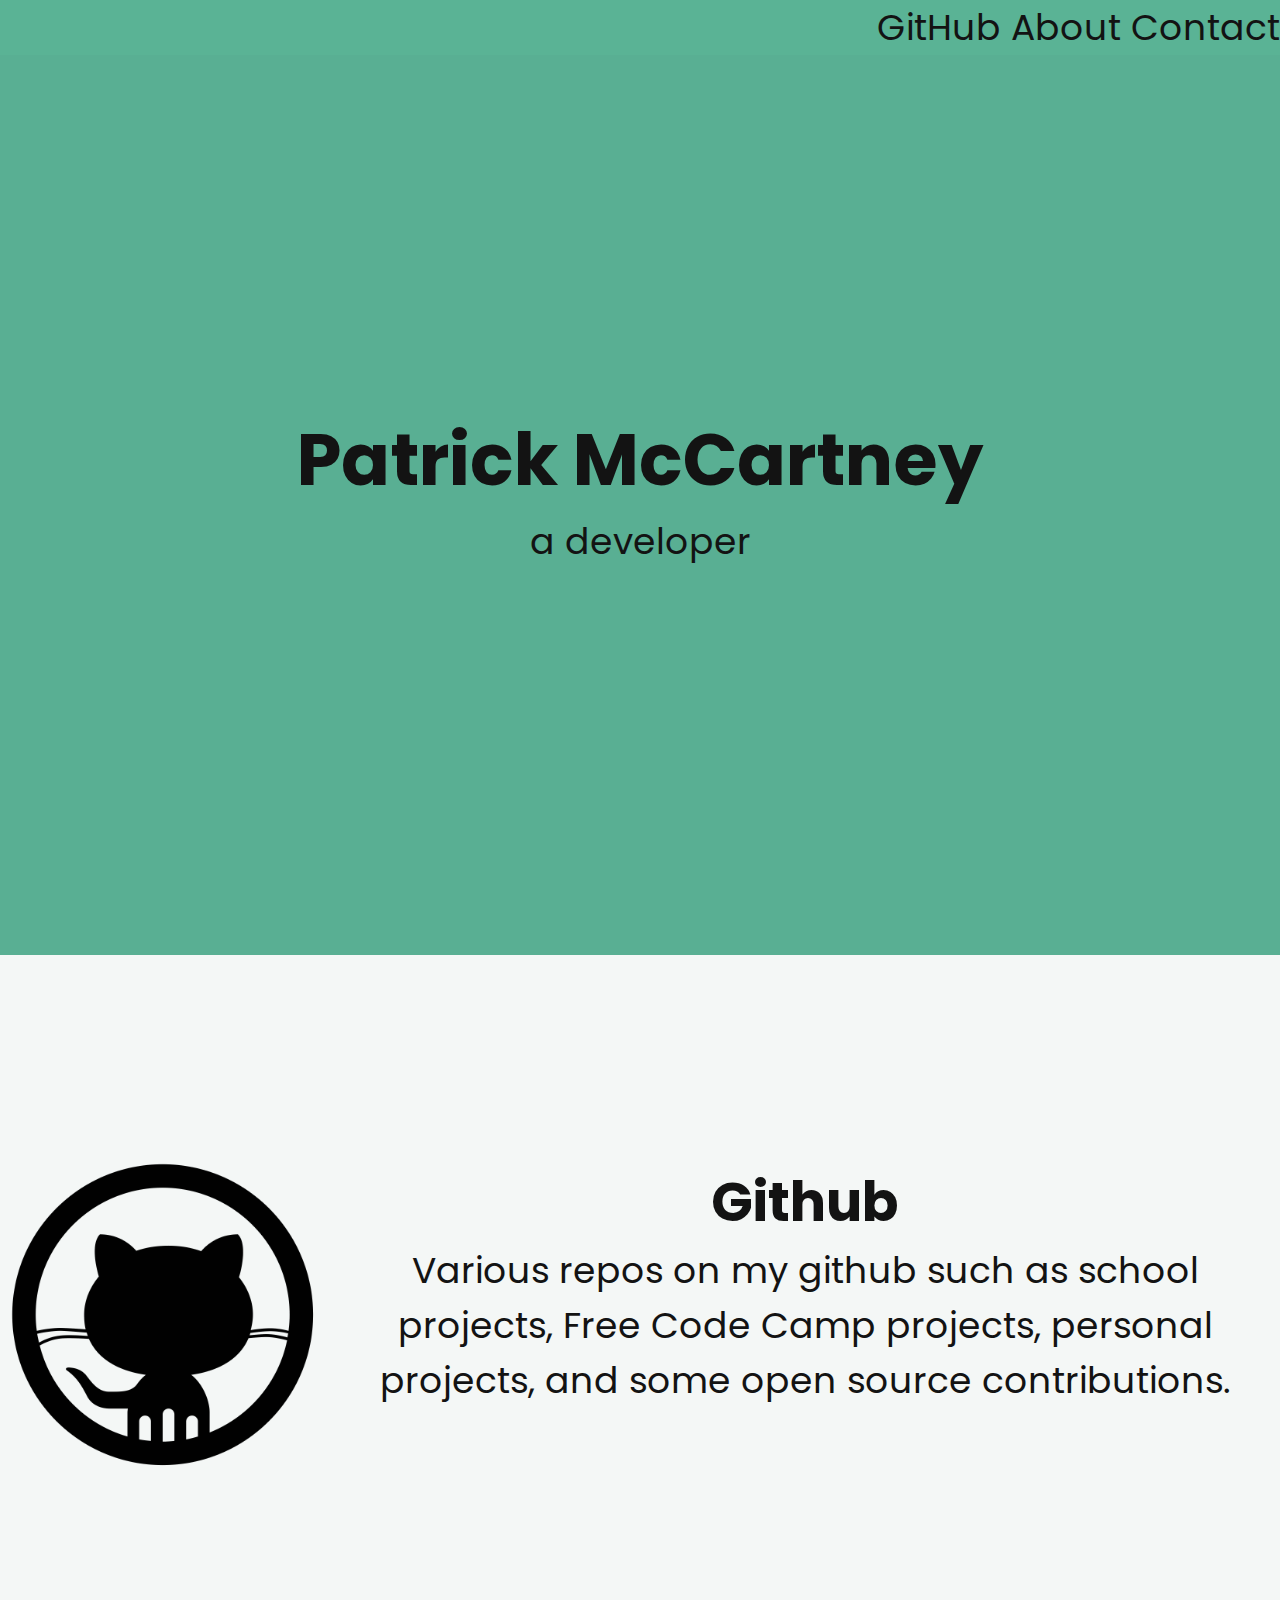
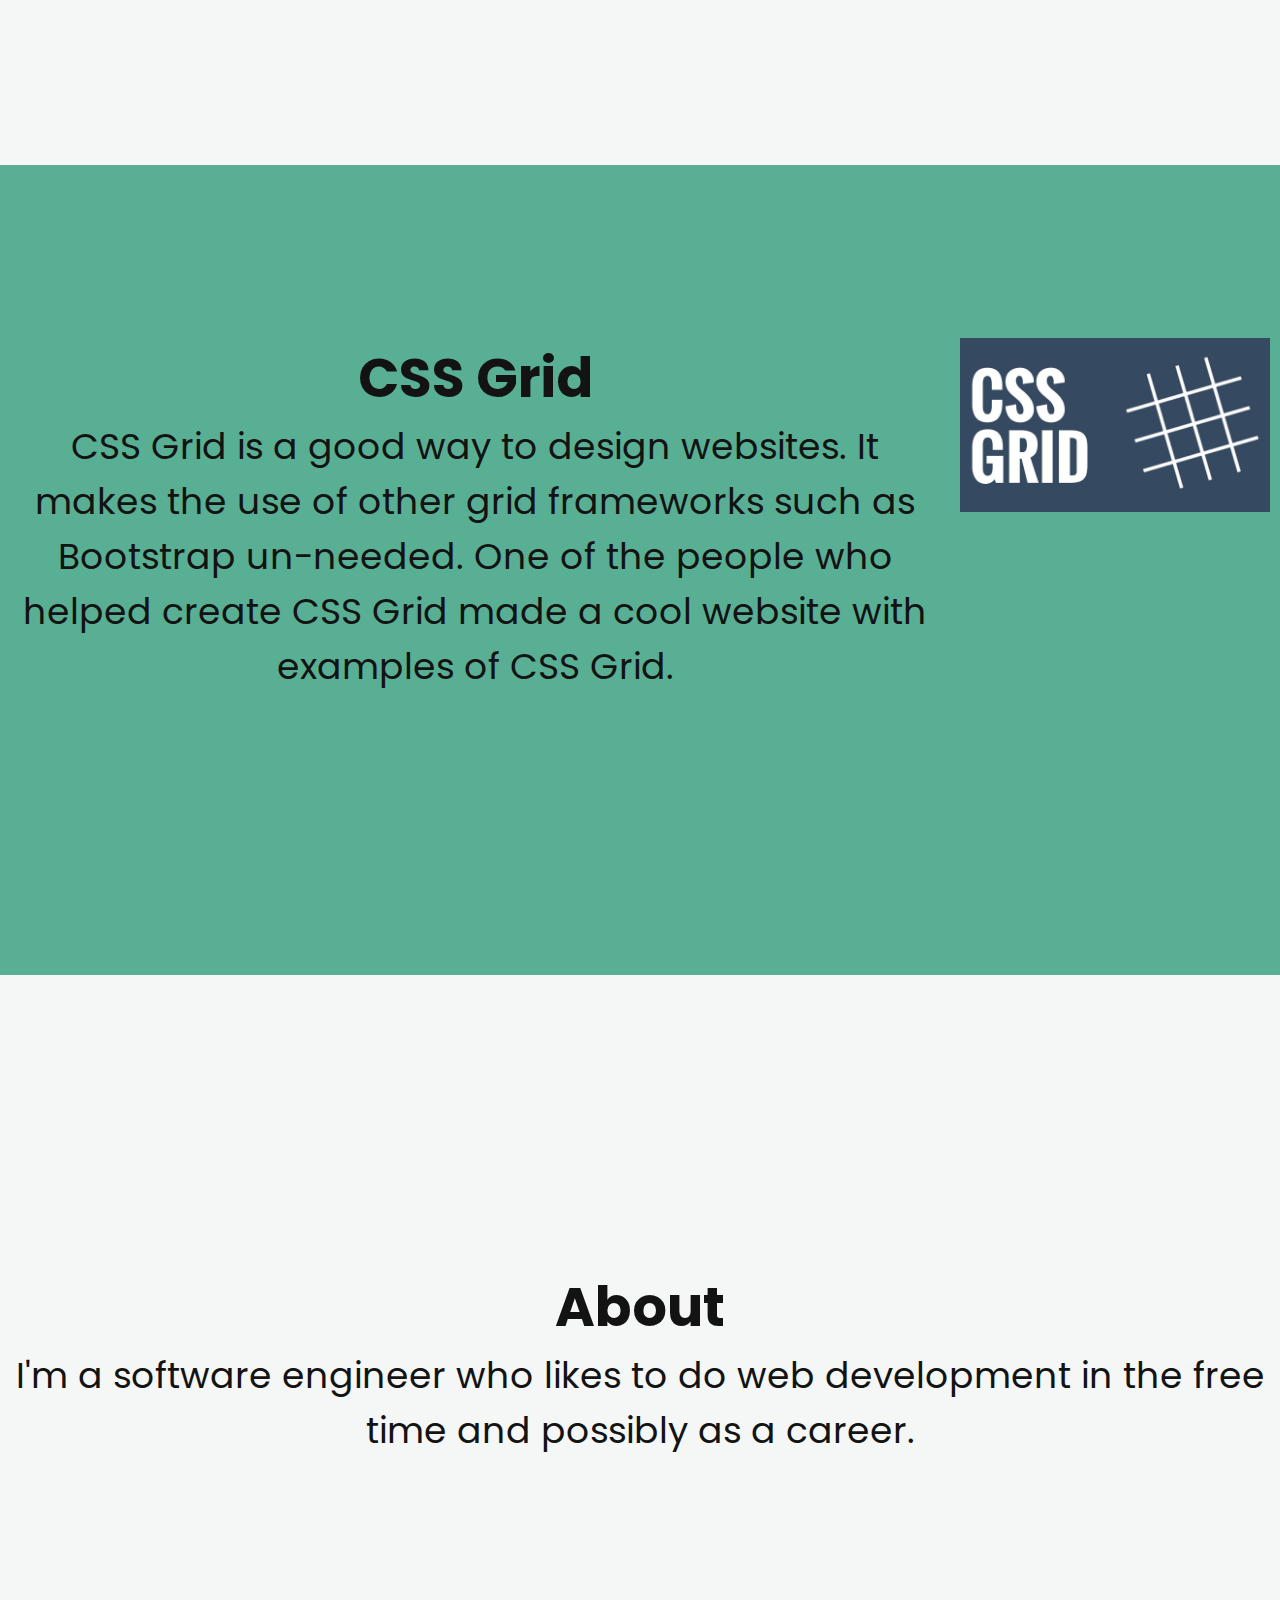
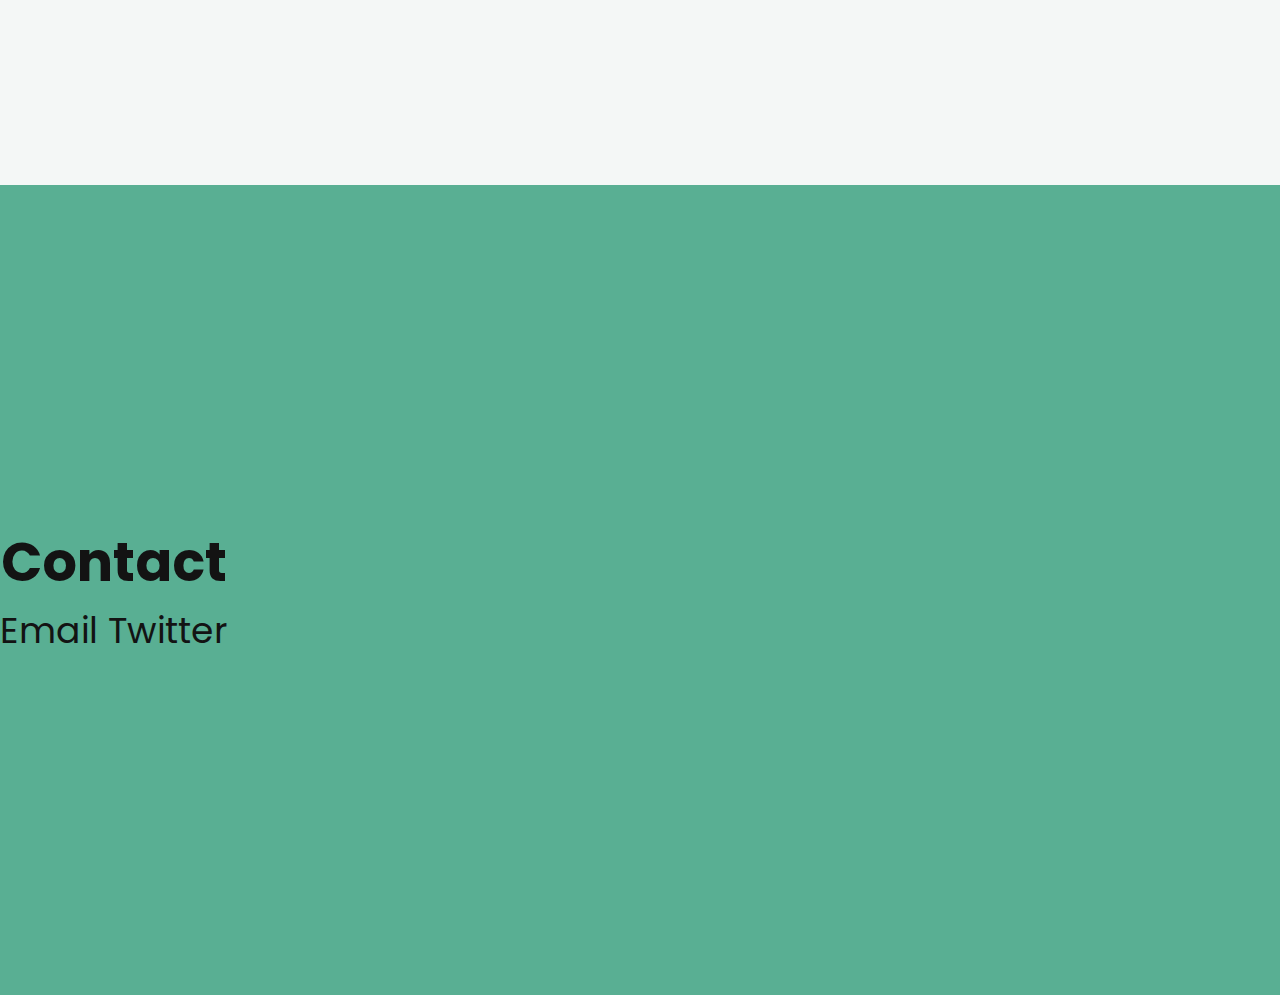
<file: Personal_Portfolio_Webpage/index.html>
<!DOCTYPE html>
<html lang="en">
  <head>
    <meta charset="UTF-8" />
    <meta name="viewport" content="width=device-width, initial-scale=1.0" />
    <meta http-equiv="X-UA-Compatible" content="ie=edge" />
    <link rel="stylesheet" type="text/css" href="style.css" />
    <link
      href="https://fonts.googleapis.com/css?family=Poppins"
      rel="stylesheet"
    />
    <title>Patrick McCartney</title>
  </head>
  <body>
    <header><nav id="navbar"></nav></header>

    <main>
      <nav id="navbar">
        <a href="#github">GitHub</a> <a href="#about">About</a>
        <a href="#contact">Contact</a>
      </nav>
      <section id="welcome-section">
        <h1>Patrick McCartney</h1>
        <p>a developer</p>
      </section>
      <section id="projects">
        <div id="github" class="project-tile media-container">
          <a href="https://github.com/Pachwenko" id="profile-link">
            <div class="media img-flexie">
              <div class="img">
                <img src="media/github.png" alt="Github Logo" />
              </div>
              <h2 class="title">Github</h2>
              <div class="content">
                <p>
                  Various repos on my github such as school projects, Free Code
                  Camp projects, personal projects, and some open source
                  contributions.
                </p>
              </div>
            </div>
          </a>
        </div>

        <div class="media-container2">
          <a href="https://gridbyexample.com/">
            <div class="media media-flip img-flexie">
              <div class="img">
                <img src="media/css-grid.jpg" alt="CSS grid logo" />
              </div>
              <h2 class="title">CSS Grid</h2>
              <div class="content">
                <p>
                  CSS Grid is a good way to design websites. It makes the use of
                  other grid frameworks such as Bootstrap un-needed. One of the
                  people who helped create CSS Grid made a cool website with
                  examples of CSS Grid.
                </p>
              </div>
            </div>
          </a>
        </div>

        <div class="media-container">
          <div id="about" style="text-align: center">
            <h2 class="title">About</h2>
            <div class="content">
              <p>
                I'm a software engineer who likes to do web development in the
                free time and possibly as a career.
              </p>
            </div>
          </div>
        </div>

        <div class="media-container2">
          <div id="contact" >
            <h2 class="title">Contact</h2>
                <a href="mailto:example@something.edu" >Email</a>
                <a href="twitter.com">Twitter</a>
          </div>
        </div>
      </section>
    </main>
  </body>
</html>
</file>
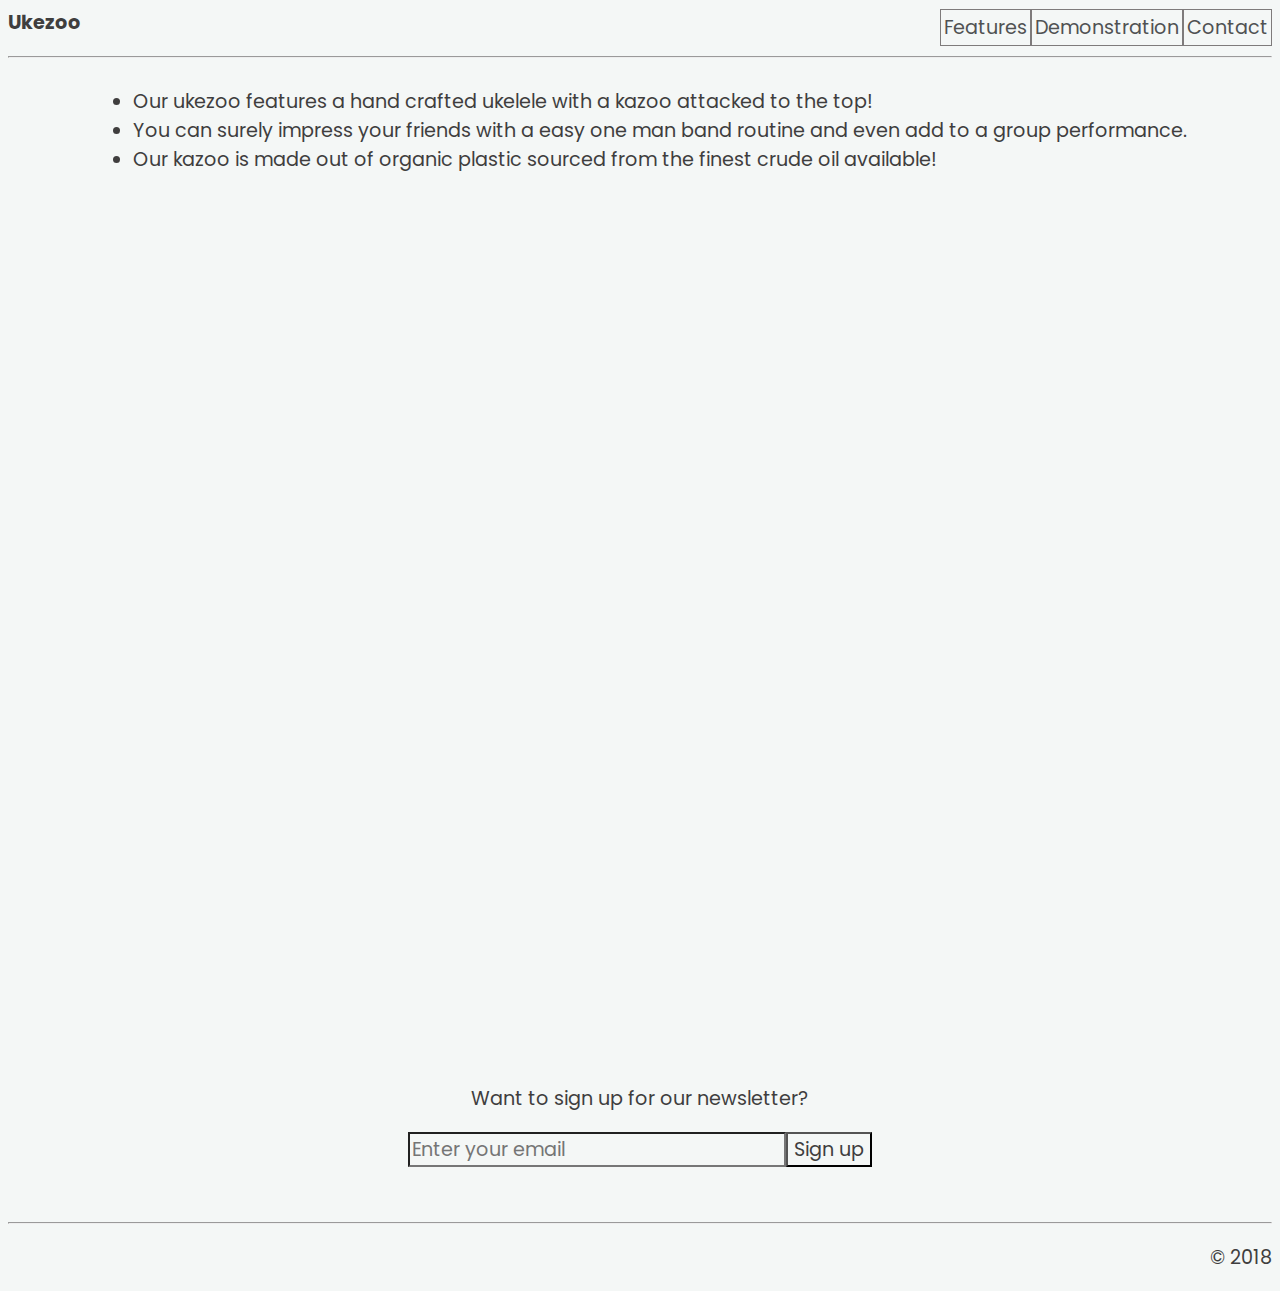
<file: Product_Landing_Page/index.html>
<!DOCTYPE html>
<html>
<head>
<link rel="stylesheet" href="https://use.fontawesome.com/releases/v5.6.3/css/all.css" integrity="sha384-UHRtZLI+pbxtHCWp1t77Bi1L4ZtiqrqD80Kn4Z8NTSRyMA2Fd33n5dQ8lWUE00s/" crossorigin="anonymous">
<link href="https://fonts.googleapis.com/css?family=Poppins" rel="stylesheet">
<link rel="stylesheet" type="text/css" href="style.css">
<!--<script src="https://cdn.freecodecamp.org/testable-projects-fcc/v1/bundle.js"></script>
</head>
!-- This a product landing page for FCC responsive web design projects
-->

<header id="header">
  <div class="logo">
    <i id="header-img" class="fas fa-guitar"></i>
  <b>Ukezoo</b>
  </div>
  <nav id="nav-bar">
    <ul>
      <li><a class="nav-link" href="#features">Features</a></li>
      <li><a class="nav-link" href="#demonstration">Demonstration</a></li>
      <li><a class="nav-link" href="#contact">Contact</a></li>
    </ul>
  </nav>
</header>
<hr>
<main>
  <section id="features">
    <ul>
      <li>Our ukezoo features a hand crafted ukelele with a kazoo attacked to the top!</li>
      <li>You can surely impress your friends with a easy one man band routine and even add to a group performance.</li>
      <li>Our kazoo is made out of organic plastic sourced from the finest crude oil available!</li>
    </ul>
  </section>
  <section id="demonstration" class="video-responsive">
    <iframe id="video" width="560" height="315" src="https://www.youtube.com/embed/ZyYN-WCxafE" frameborder="0" allow="accelerometer; autoplay; encrypted-media; gyroscope; picture-in-picture" allowfullscreen></iframe>
  </section>

  <p align="center">Want to sign up for our newsletter?</p>

  <section class="forms" id="contact">
    <form>
      <label id="email-label" for="email"></label>
      <input name="email" id="email" class="input-field"
      type="email" placeholder="Enter your email" maxlength="255">
    </form>
    <button id="submit" type="submit"><label for="submit-box"
      action="https://www.freecodecamp.com/email-submit" method="POST">Sign up</label></button>
  </section>
</main>
<footer>
  <hr>
  <p class="copyright">&copy 2018</p>
</footer>

</html>
</file>
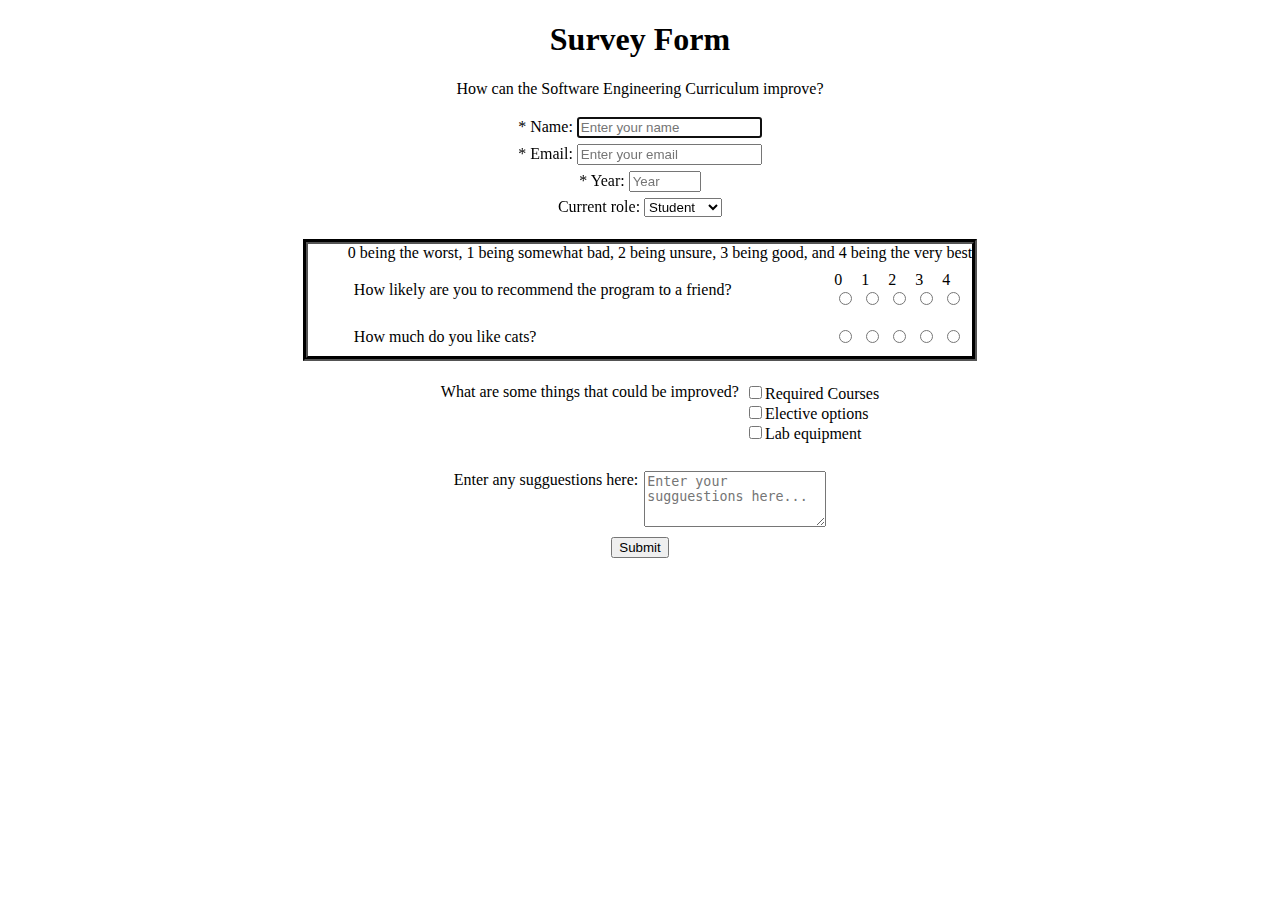
<file: Survey_Form/index.html>
<!DOCTYPE html>
<html>
<head>
  <link rel="stylesheet" type="text/css" href="style.css">
  <title>Survey Form</title>
</head>

<!--<script src="https://cdn.freecodecamp.org/testable-projects-fcc/v1/bundle.js"></script>
-->
<header>
  <h1 id="title">Survey Form</h1>
</header>
<main>
  <body>
    <p id="description">How can the Software Engineering Curriculum improve?</p>
    <form id="survey-form">
      <div class="text-input">
          <label id="name-label" for="name">* Name: </label>
          <input autofocus name="name" id="name" class="input-field" type="text" placeholder="Enter your name" maxlength="255" required>
        </div>
      <div class="text-input">
        <label id="email-label" for="email">* Email: </label>
        <input name="email" id="email" class="input-field" type="email" placeholder="Enter your email" maxlength="255" required>
      </div>
      <div class="text-input">
        <label id="number-label" for="year">* Year: </label>
        <input type="number" name="year" id="number" type="number" min="2015" max="2100" class="input-field" placeholder="Year" maxlength="255" required>
      </div>
      <div class="form-element">
        <label id="dropdown" for"current role"> Current role: </label>
        <select id="dropdown" name="currentPos" class="dropdown">
          <option value="student">Student</option>
          <option value="learner">Faculty</option>
          <option value="preferNo">Graduate</option>
          <option value="other">Other</option>
        </select>
      </div>
      <div class="form-element">
        <ul style="list-style: none;" class="questions-with-scale">
          <label for="scale-description" class="scale-description">0 being the worst, 1 being somewhat bad, 2 being unsure, 3 being good, and 4 being the very best</label>
        <br>
          <div class="question">
            <div class="descriptor">
              <label for="recommendation">How likely are you to recommend the program to a friend?</label>
            </div>
            <div class="scale-start">
              <div class="radio-button-start">
                <label class="radio-label">0</label>
                <input name="radio-buttons" value="0"  type="radio" class="userRatings" ></li>
              </div>
              <div class="radio-button-start">
                <label class="radio-label">1</label>
                <input name="radio-buttons" value="1"  type="radio" class="userRatings" ></li>
              </div>
              <div class="radio-button-start">
                <label class="radio-label">2</label>
                <input name="radio-buttons" value="2"  type="radio" class="userRatings" ></li>
              </div>
              <div class="radio-button-start">
                <label class="radio-label">3</label>
                <input name="radio-buttons" value="3"  type="radio" class="userRatings" ></li>
              </div>
              <div class="radio-button-start">
                <label class="radio-label">4</label>
                <input name="radio-buttons" value="4"  type="radio" class="userRatings" ></li>
              </div>
            </div>
          </div>

          <div class="question">
            <div class="descriptor">
              <label for="recommendation">How much do you like cats?</label>
            </div>
            <div class="scale-start">
              <div class="radio-button">
                <label class="radio-label"></label>
                <input name="radio-buttons" value="0"  type="radio" class="userRatings" ></li>
              </div>
              <div class="radio-button">
                <label class="radio-label"></label>
                <input name="radio-buttons" value="1"  type="radio" class="userRatings" ></li>
              </div>
              <div class="radio-button">
                <label class="radio-label"></label>
                <input name="radio-buttons" value="2"  type="radio" class="userRatings" ></li>
              </div>
              <div class="radio-button">
                <label class="radio-label"></label>
                <input name="radio-buttons" value="3"  type="radio" class="userRatings" ></li>
              </div>
              <div class="radio-button">
                <label class="radio-label"></label>
                <input name="radio-buttons" value="4"  type="radio" class="userRatings" ></li>
              </div>
            </div>
          </div>
        </ul>
        <ul id="preferences" style="list-style: none;">
          <div class="checkbox-question">
            <div class="descriptor">
              <label for="things-to-improve">What are some things that could be improved?</label>
            </div>
            <div class="checkboxes">
              <li class="checkbox"><input name="checkboxes" value="1" type="checkbox">Required Courses</li>
              <li class="checkbox"><input name="checkboxes" value="2" type="checkbox">Elective options</li>
              <li class="checkbox"><input name="checkboxes" value="3" type="checkbox">Lab equipment</li>
            </div>
          </div>
        </ul>
        <div class="checkbox-question">
          <div class="descriptor">
            <label for="text-entry">Enter any sugguestions here:</label>
          </div>
          <div class="text-box">
            <textarea id="comments" class="input-field" style="height:50px;resize:vertical;" name="comment" placeholder="Enter your sugguestions here..."></textarea>
          </div>
        </div>
       <button id="submit" type="submit"><label for="submit-box">Submit</label></button>
    </form>
  </body>
</main>



</html>
</file>
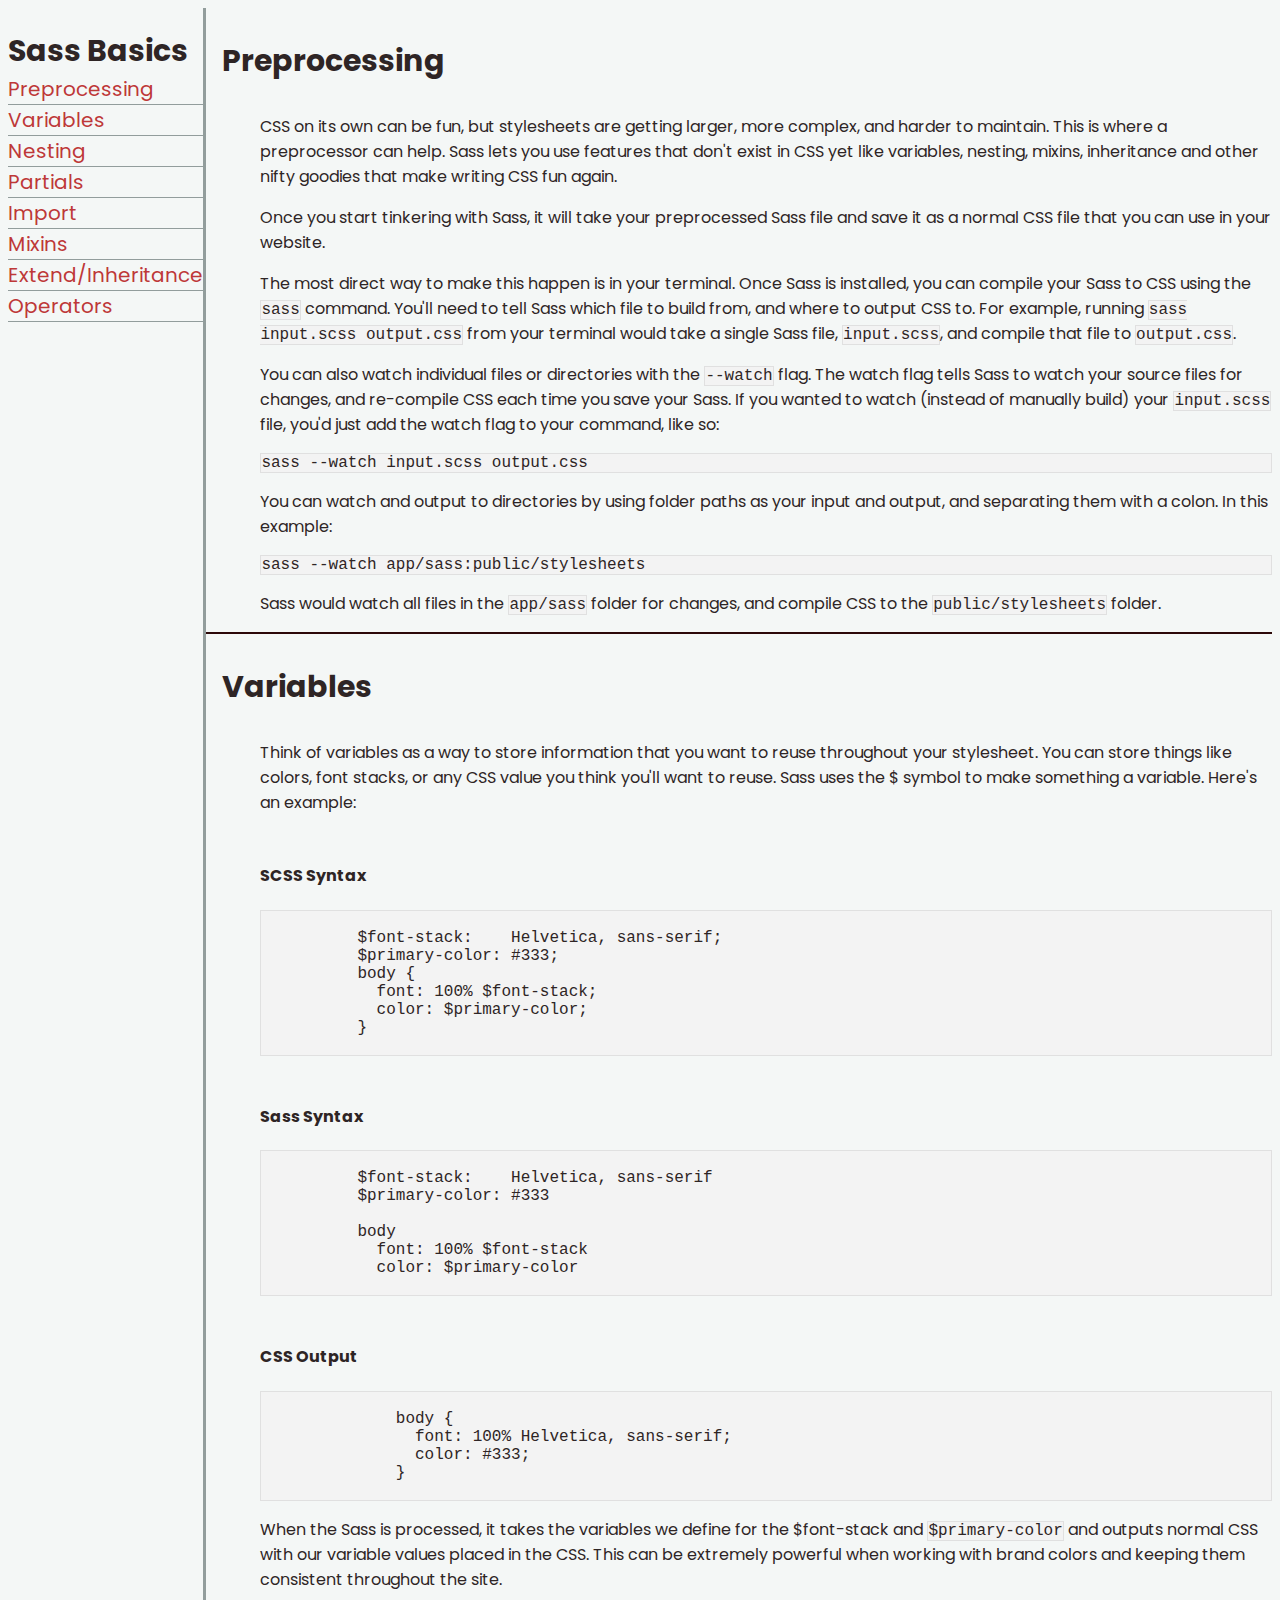
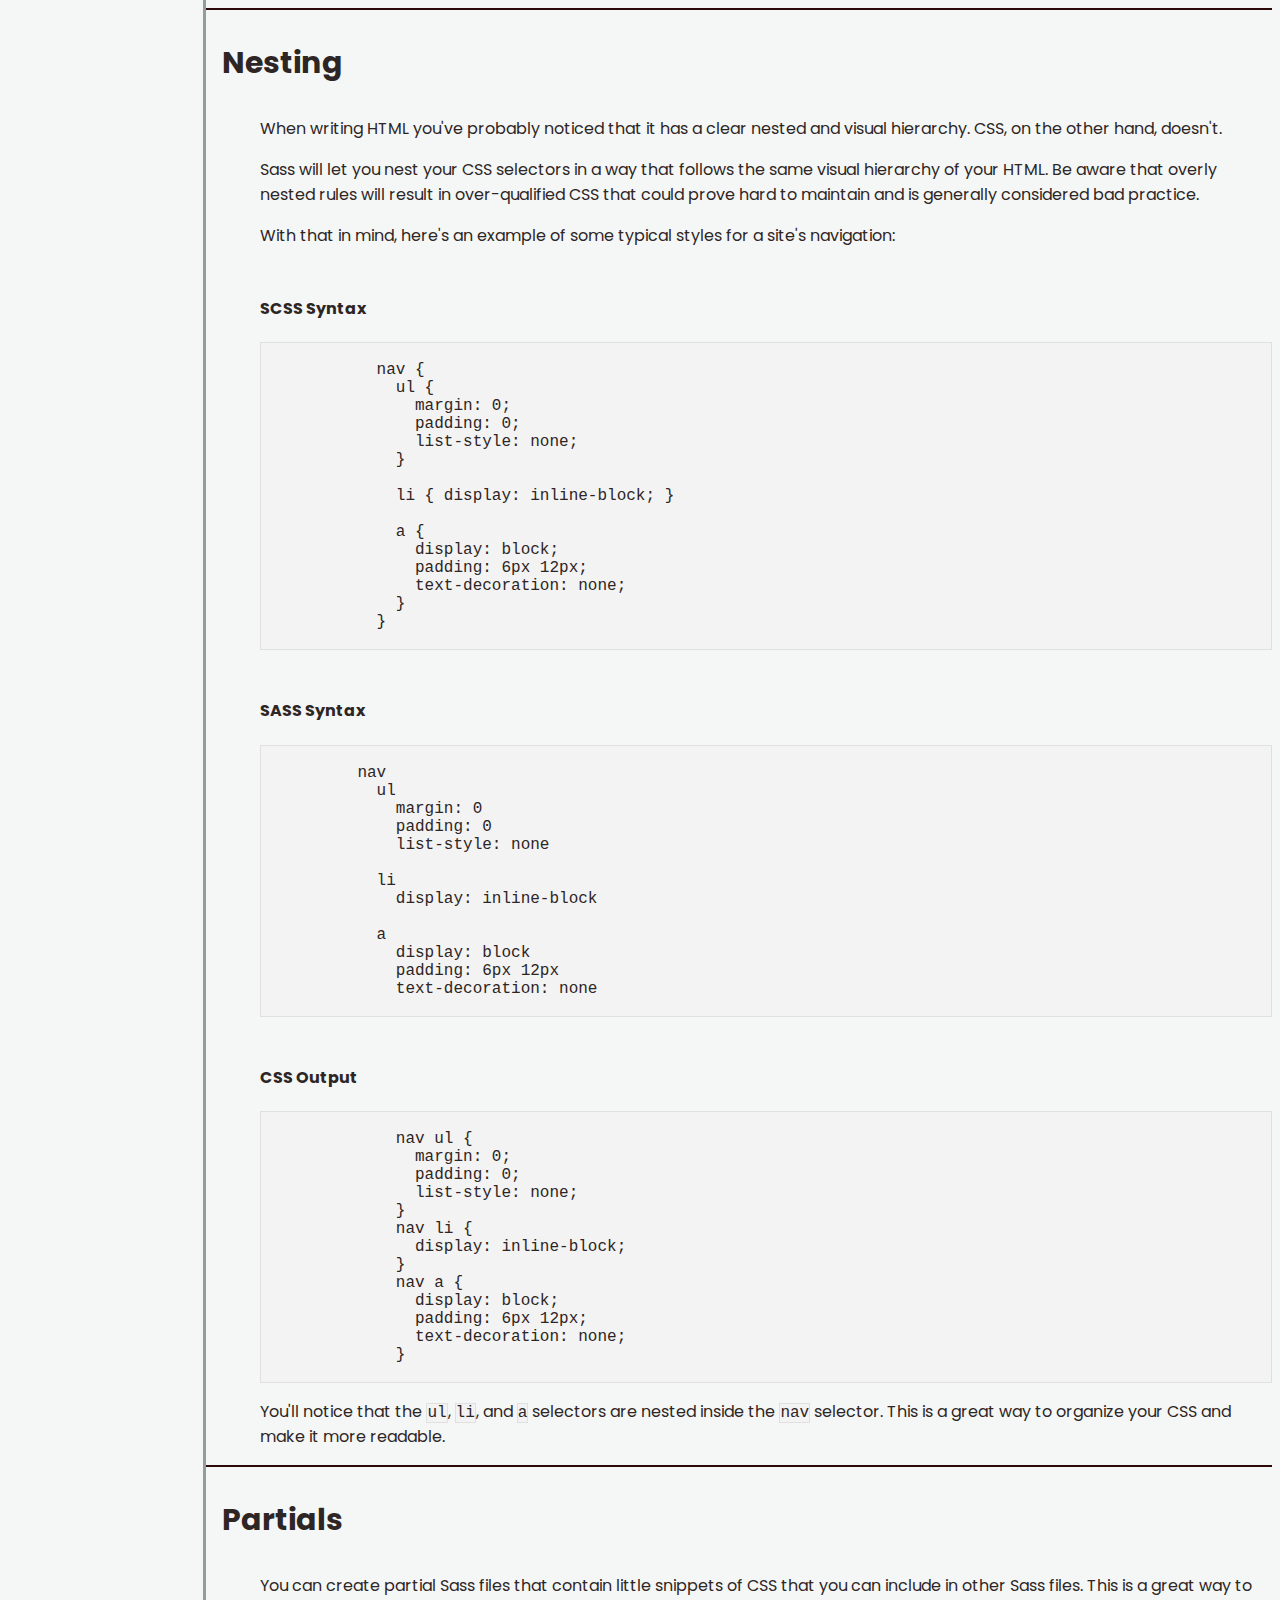
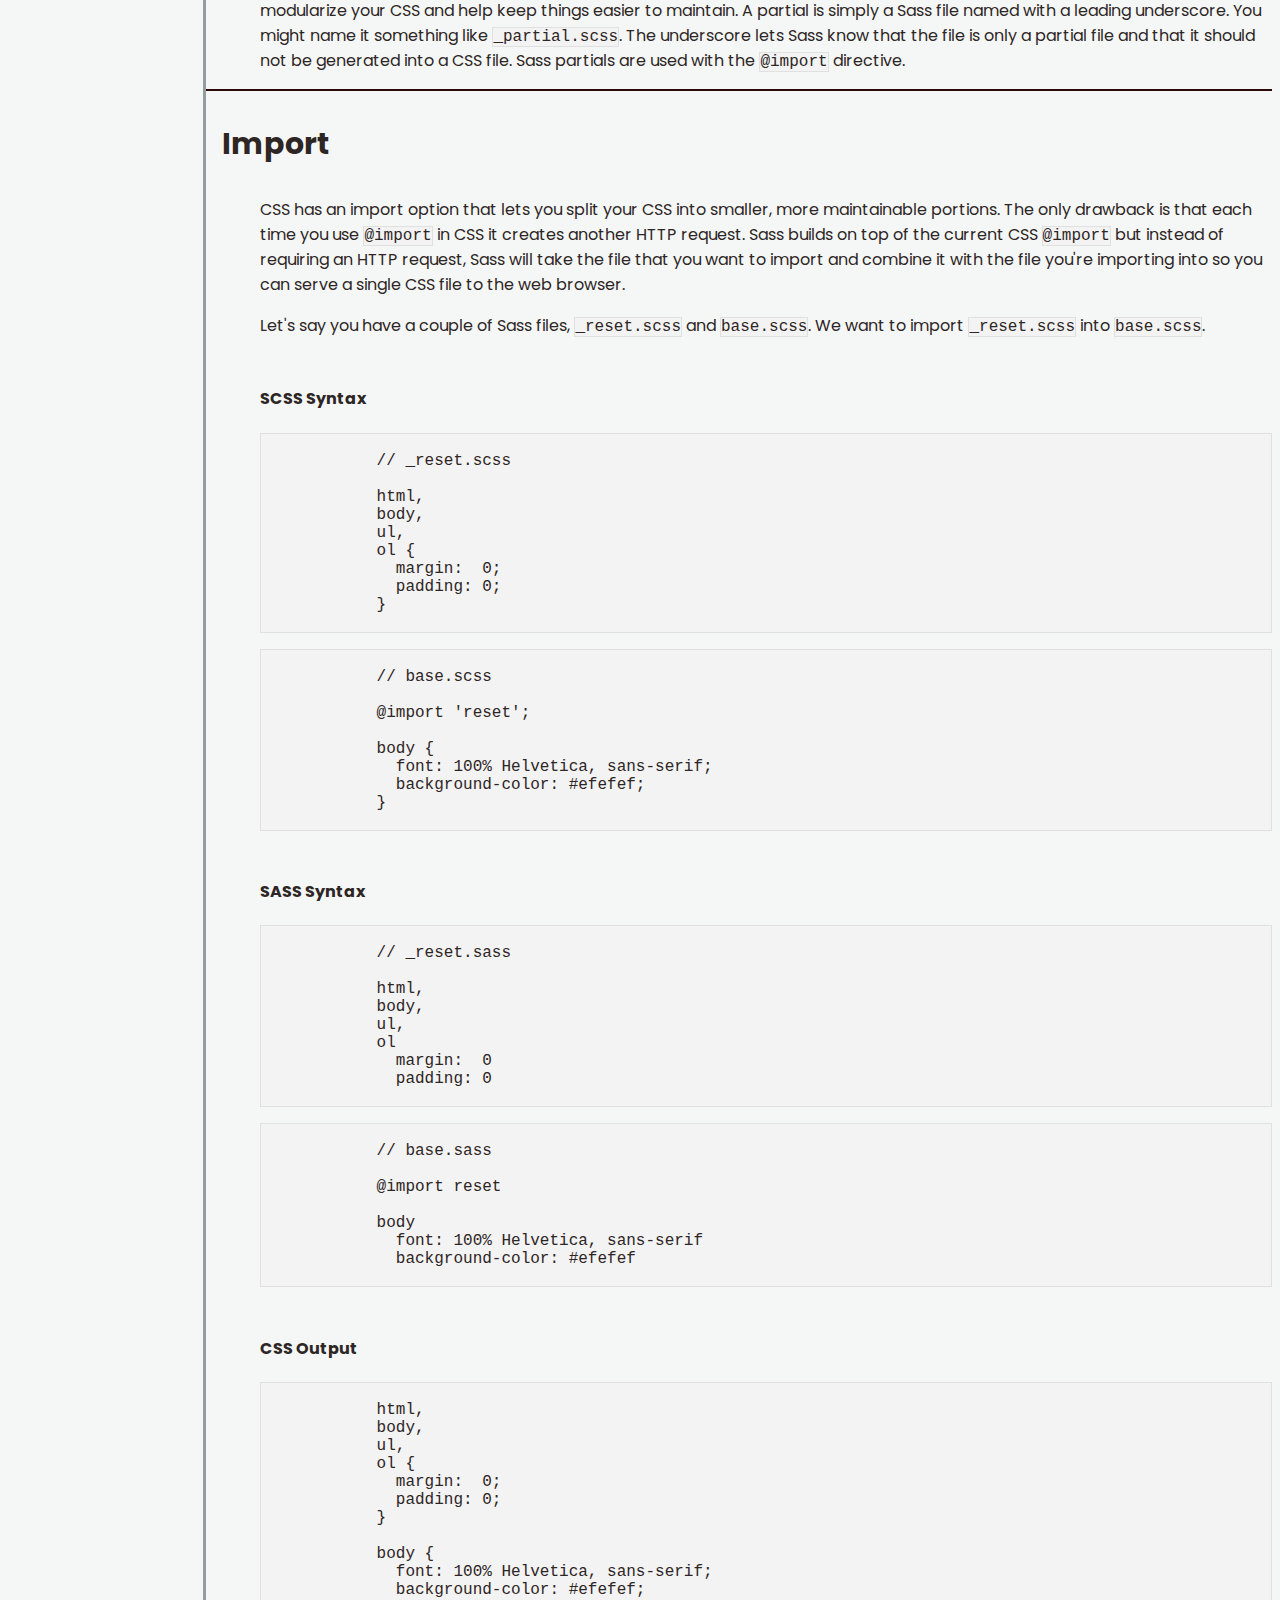
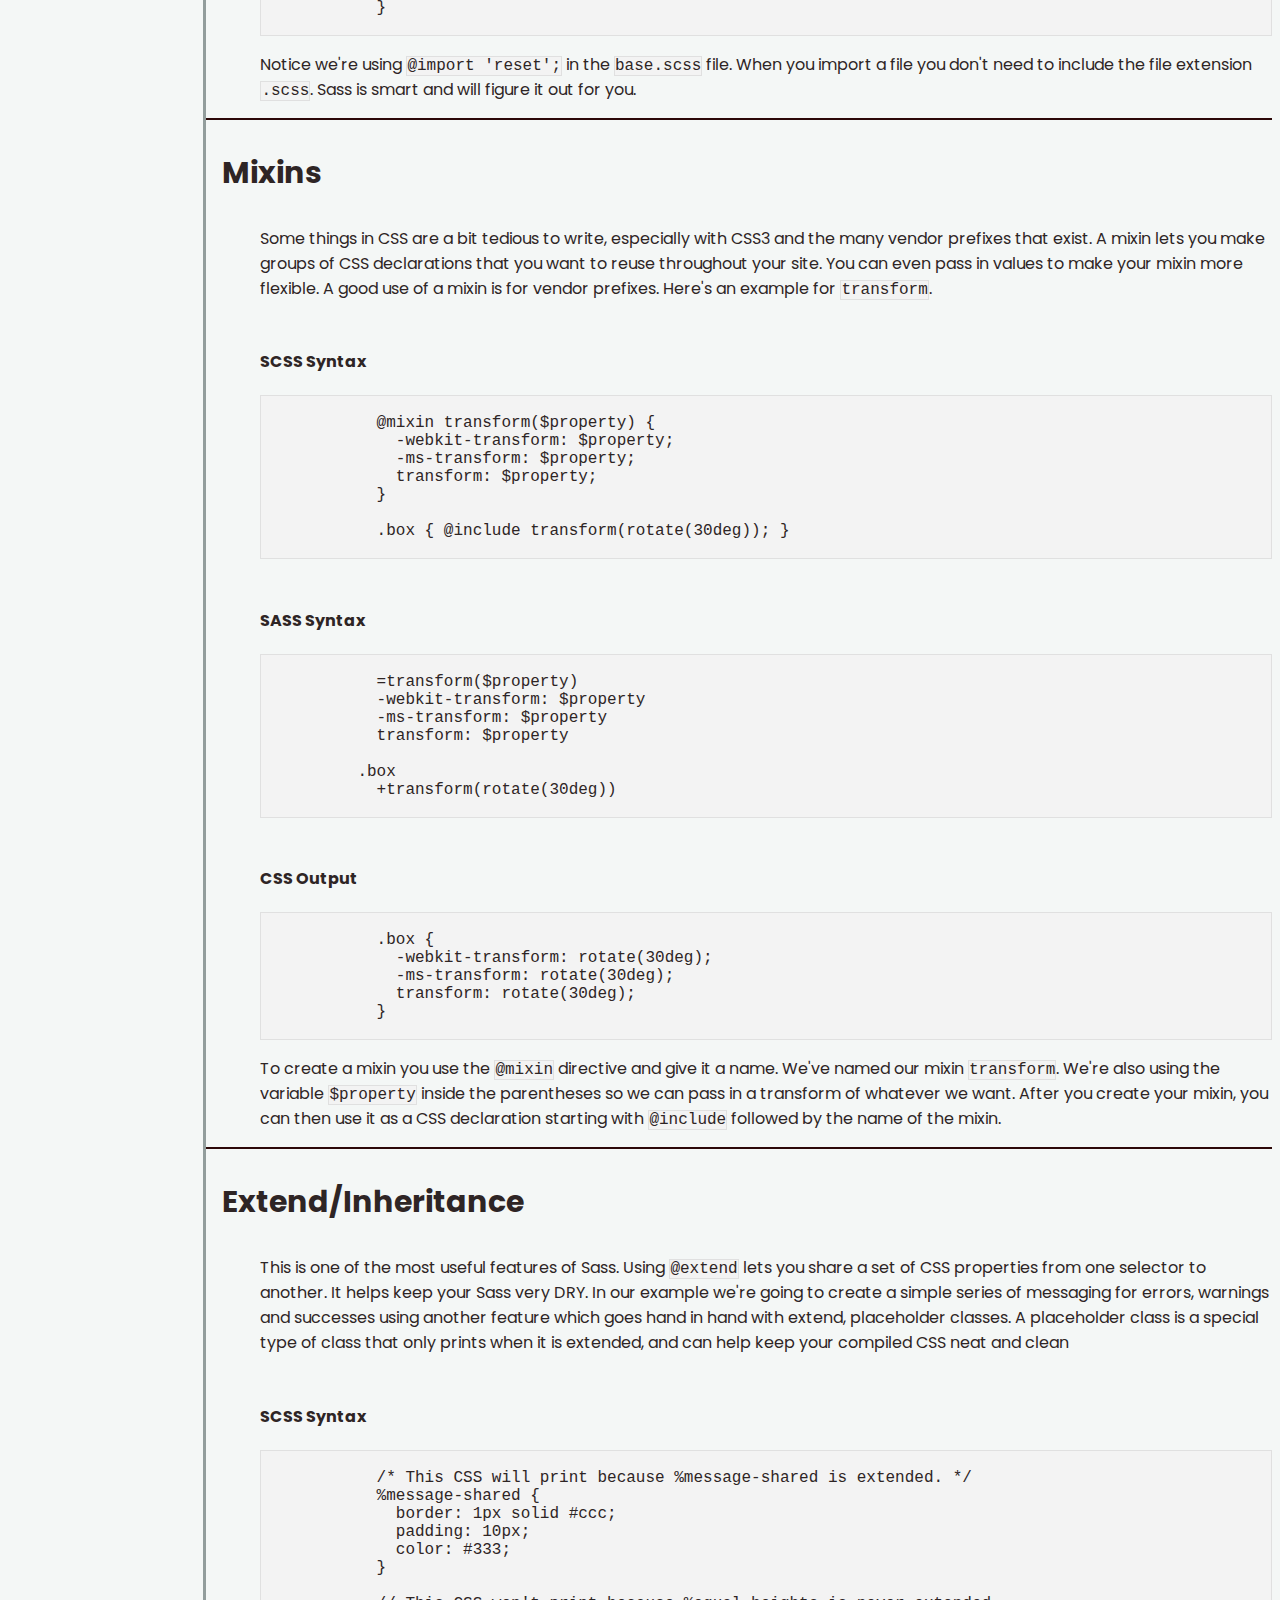
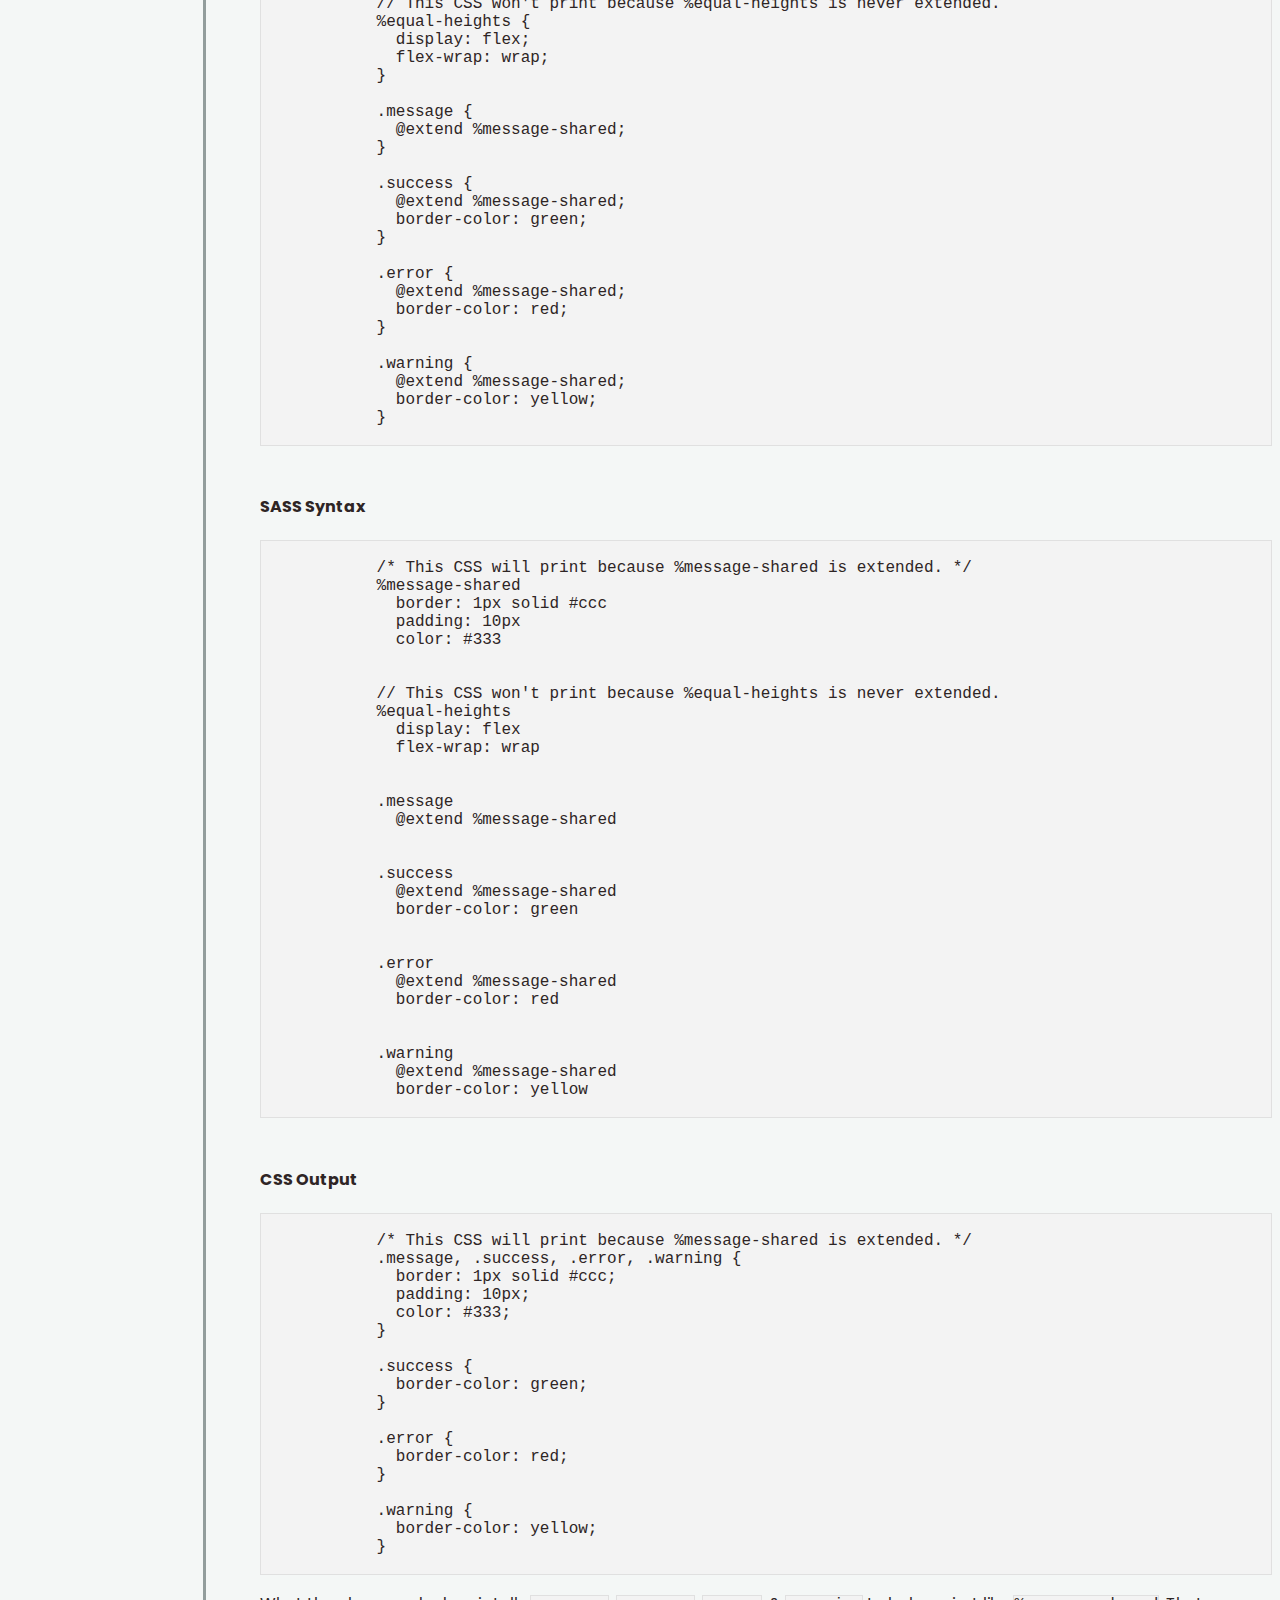
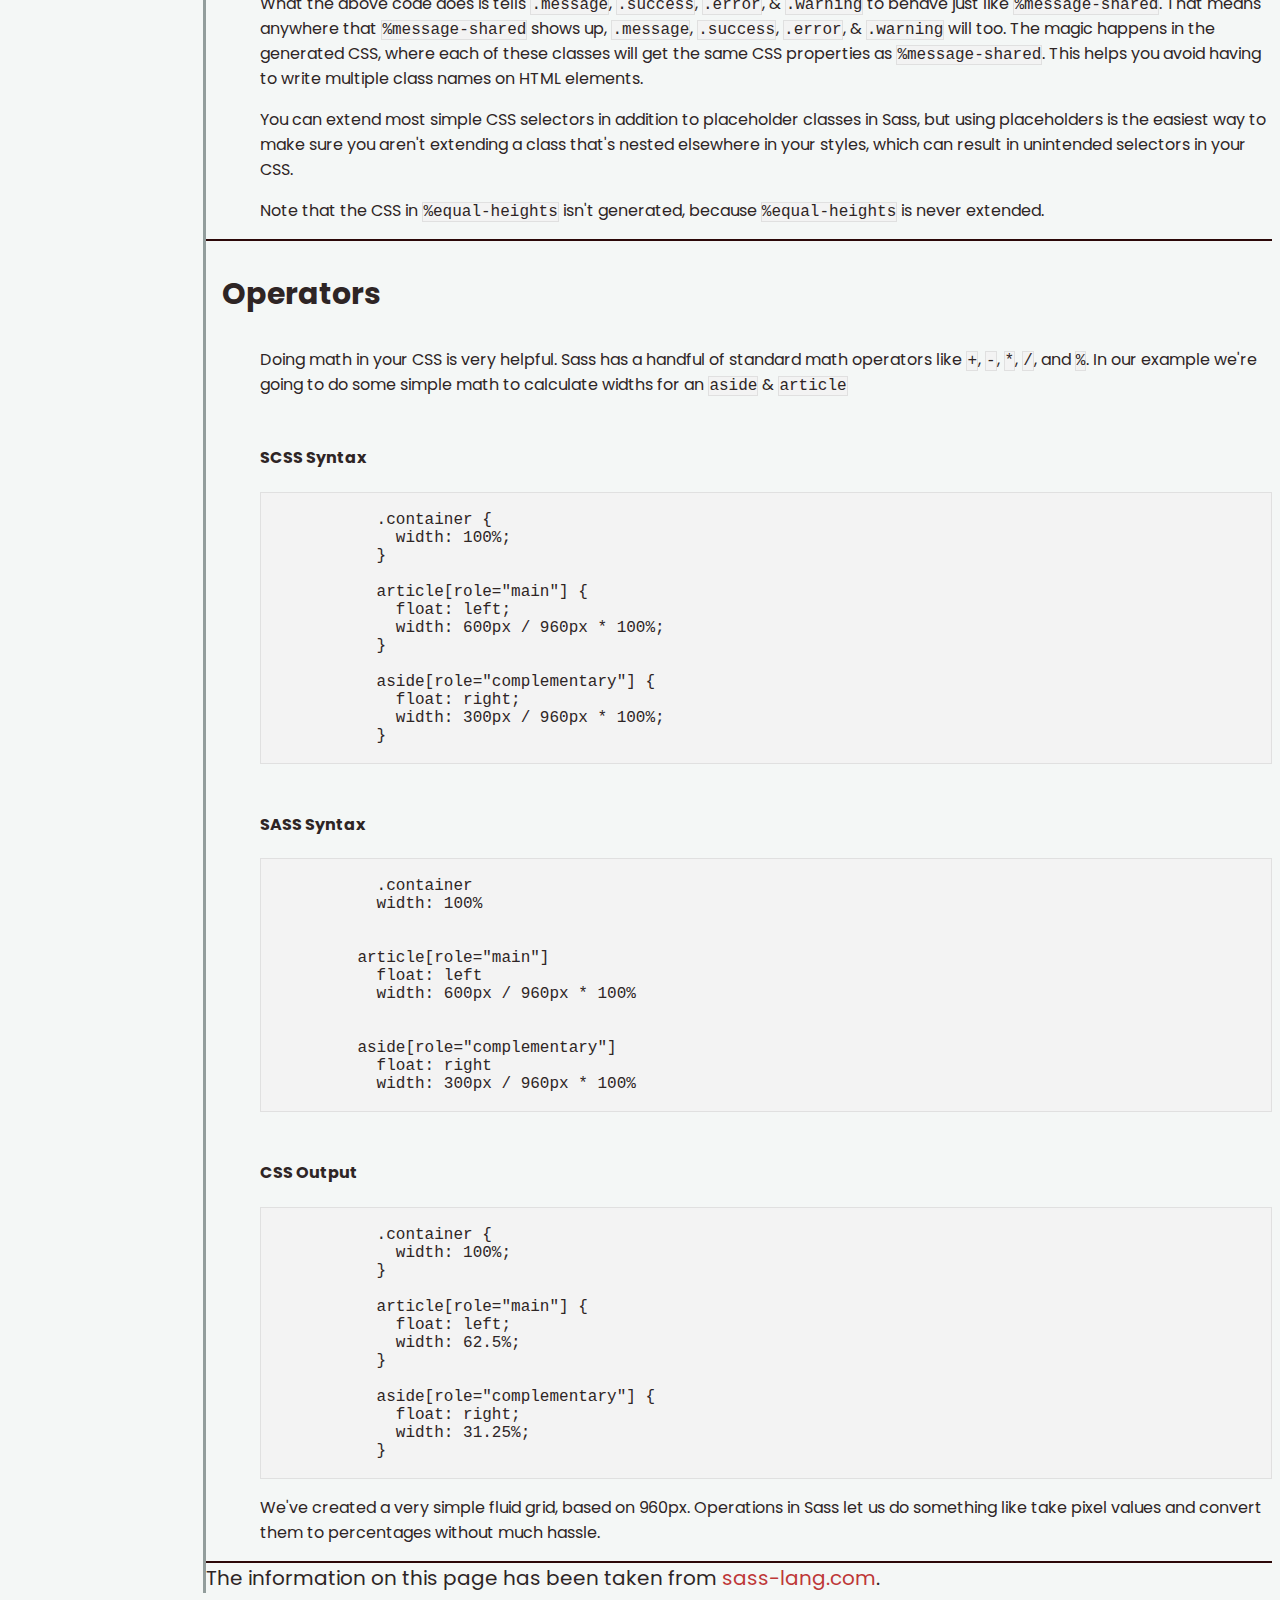
<file: Technical_Documentation/index.html>
<!DOCTYPE html>
<html>
  <head>
    <link
      rel="stylesheet"
      href="https://use.fontawesome.com/releases/v5.6.3/css/all.css"
      integrity="sha384-UHRtZLI+pbxtHCWp1t77Bi1L4ZtiqrqD80Kn4Z8NTSRyMA2Fd33n5dQ8lWUE00s/"
      crossorigin="anonymous"
    />
    <link
      href="https://fonts.googleapis.com/css?family=Poppins"
      rel="stylesheet"
    />
    <link rel="stylesheet" type="text/css" href="style.css" />
    <title>Sass Basics</title>
    <!--<script src="https://cdn.freecodecamp.org/testable-projects-fcc/v1/bundle.js"></script>
!-- This a product landing page for FCC responsive web design projects
-->
  </head>

  <!-- Requirements: 5 main-sections with total of 10 p elements, 5 code elements
    5 li elements, and laptop/big screen contain navbar on the left side,
    but on small screens navbar is on the top of the page. Navbar is always visible
    and more according to: https://learn.freecodecamp.org/responsive-web-design/responsive-web-design-projects/build-a-technical-documentation-page
-->
  <main id="main-doc">
    <nav id="navbar" class="navbar">
      <ul class="nav-links">
        <h3 class="nav-links-title">Sass Basics</h3>
        <li><a class="nav-link" href="#Preprocessing">Preprocessing</a></li>
        <li><a class="nav-link" href="#Variables">Variables</a></li>
        <li><a class="nav-link" href="#Nesting">Nesting</a></li>
        <li><a class="nav-link" href="#Partials">Partials</a></li>
        <li><a class="nav-link" href="#Import">Import</a></li>
        <li><a class="nav-link" href="#Mixins">Mixins</a></li>
        <li><a class="nav-link" href="#Extend/Inheritance">Extend/Inheritance</a></li>
        <li><a class="nav-link" href="#Operators">Operators</a></li>
      </ul>
    </nav>
    <div class="contents">
      <section class="main-section" id="Preprocessing">
        <header class="section-header"><h3>Preprocessing</h3></header>
        <p>CSS on its own can be fun, but stylesheets are getting larger, more complex, and harder to maintain. This is where a preprocessor can help. Sass lets you use features that don't exist in CSS yet like variables, nesting, mixins, inheritance and other nifty goodies that make writing CSS fun again.</p>
        <p>Once you start tinkering with Sass, it will take your preprocessed Sass file and save it as a normal CSS file that you can use in your website.</p>
        <p>The most direct way to make this happen is in your terminal. Once Sass is installed, you can compile your Sass to CSS using the <code>sass</code> command. You'll need to tell Sass which file to build from, and where to output CSS to. For example, running <code>sass input.scss output.css</code> from your terminal would take a single Sass file, <code>input.scss</code>, and compile that file to <code>output.css</code>.</p>
        <p>You can also watch individual files or directories with the <code>--watch</code> flag. The watch flag tells Sass to watch your source files for changes, and re-compile CSS each time you save your Sass. If you wanted to watch (instead of manually build) your <code>input.scss</code> file, you'd just add the watch flag to your command, like so:</p>
        <pre><code>sass --watch input.scss output.css</code></pre>
        <p>You can watch and output to directories by using folder paths as your input and output, and separating them with a colon. In this example:</p>
        <pre><code>sass --watch app/sass:public/stylesheets</code></pre>
        <p>Sass would watch all files in the <code>app/sass</code> folder for changes, and compile CSS to the <code>public/stylesheets</code> folder.</p>
      </section>
      <section class="main-section" id="Variables">
        <header class="section-header"><h3>Variables</h3></header>
        <p>Think of variables as a way to store information that you want to reuse throughout your stylesheet. You can store things like colors, font stacks, or any CSS value you think you'll want to reuse. Sass uses the $ symbol to make something a variable. Here's an example:</p>
        <h4>SCSS Syntax</h4>
        <div class="code-block">
        <pre><code>
          $font-stack:    Helvetica, sans-serif;
          $primary-color: #333;
          body {
            font: 100% $font-stack;
            color: $primary-color;
          }
        </code></pre>
      </div>
        <h4>Sass Syntax</h4>
        <pre><code>
          $font-stack:    Helvetica, sans-serif
          $primary-color: #333

          body
            font: 100% $font-stack
            color: $primary-color
          </code></pre>
          <h4>CSS Output</h4>
          <pre><code>
              body {
                font: 100% Helvetica, sans-serif;
                color: #333;
              }
          </code></pre>
          <p>When the Sass is processed, it takes the variables we define for the </code>$font-stack</code> and <code>$primary-color</code> and outputs normal CSS with our variable values placed in the CSS. This can be extremely powerful when working with brand colors and keeping them consistent throughout the site.</p>
      </section>
      <section class="main-section" id="Nesting">
        <header class="section-header"><h3>Nesting</h3></header>
        <p>When writing HTML you've probably noticed that it has a clear nested and visual hierarchy. CSS, on the other hand, doesn't.</p>
        <p>Sass will let you nest your CSS selectors in a way that follows the same visual hierarchy of your HTML. Be aware that overly nested rules will result in over-qualified CSS that could prove hard to maintain and is generally considered bad practice.</p>
        <p>With that in mind, here's an example of some typical styles for a site's navigation:</p>
        <h4>SCSS Syntax</h4>
        <pre><code>
            nav {
              ul {
                margin: 0;
                padding: 0;
                list-style: none;
              }

              li { display: inline-block; }

              a {
                display: block;
                padding: 6px 12px;
                text-decoration: none;
              }
            }
        </code></pre>
        <h4>SASS Syntax</h4>
        <pre><code>
          nav
            ul
              margin: 0
              padding: 0
              list-style: none

            li
              display: inline-block

            a
              display: block
              padding: 6px 12px
              text-decoration: none
          </code></pre>
          <h4>CSS Output</h4>
          <pre><code>
              nav ul {
                margin: 0;
                padding: 0;
                list-style: none;
              }
              nav li {
                display: inline-block;
              }
              nav a {
                display: block;
                padding: 6px 12px;
                text-decoration: none;
              }
          </code></pre>
          <p>You'll notice that the <code>ul</code>, <code>li</code>, and <code>a</code> selectors are nested inside the <code>nav</code> selector. This is a great way to organize your CSS and make it more readable.</p>
      </section>
      <section class="main-section" id="Partials">
        <header class="section-header"><h3>Partials</h3></header>
        <p>You can create partial Sass files that contain little snippets of CSS that you can include in other Sass files. This is a great way to modularize your CSS and help keep things easier to maintain. A partial is simply a Sass file named with a leading underscore. You might name it something like <code>_partial.scss</code>. The underscore lets Sass know that the file is only a partial file and that it should not be generated into a CSS file. Sass partials are used with the <code>@import</code> directive.</p>
      </section>
      <section class="main-section" id="Import">
        <header class="section-header"><h3>Import</h3></header>
        <p>CSS has an import option that lets you split your CSS into smaller, more maintainable portions. The only drawback is that each time you use <code>@import</code> in CSS it creates another HTTP request. Sass builds on top of the current CSS <code>@import</code> but instead of requiring an HTTP request, Sass will take the file that you want to import and combine it with the file you're importing into so you can serve a single CSS file to the web browser.</p>
        <p>Let's say you have a couple of Sass files, <code>_reset.scss</code> and <code>base.scss</code>. We want to import <code>_reset.scss</code> into <code>base.scss</code>.</p>
        <h4>SCSS Syntax</h4>
        <pre><code>
            // _reset.scss

            html,
            body,
            ul,
            ol {
              margin:  0;
              padding: 0;
            }
        </code></pre>
        <pre><code>
            // base.scss

            @import 'reset';

            body {
              font: 100% Helvetica, sans-serif;
              background-color: #efefef;
            }
        </code></pre>
        <h4>SASS Syntax</h4>
        <pre><code>
            // _reset.sass

            html,
            body,
            ul,
            ol
              margin:  0
              padding: 0
        </code></pre>
        <pre><code>
            // base.sass

            @import reset

            body
              font: 100% Helvetica, sans-serif
              background-color: #efefef
        </code></pre>
        <h4>CSS Output</h4>
        <pre><code>
            html,
            body,
            ul,
            ol {
              margin:  0;
              padding: 0;
            }

            body {
              font: 100% Helvetica, sans-serif;
              background-color: #efefef;
            }
        </code></pre>
        <p>Notice we're using <code>@import 'reset';</code> in the <code>base.scss</code> file. When you import a file you don't need to include the file extension <code>.scss</code>. Sass is smart and will figure it out for you.</p>
      </section>
      <section class="main-section" id="Mixins">
        <header class="section-header"><h3>Mixins</h3></header>
        <p>Some things in CSS are a bit tedious to write, especially with CSS3 and the many vendor prefixes that exist. A mixin lets you make groups of CSS declarations that you want to reuse throughout your site. You can even pass in values to make your mixin more flexible. A good use of a mixin is for vendor prefixes. Here's an example for <code>transform</code>.</p>
        <h4>SCSS Syntax</h4>
        <pre><code>
            @mixin transform($property) {
              -webkit-transform: $property;
              -ms-transform: $property;
              transform: $property;
            }

            .box { @include transform(rotate(30deg)); }
        </code></pre>
        <h4>SASS Syntax</h4>
        <pre><code>
            =transform($property)
            -webkit-transform: $property
            -ms-transform: $property
            transform: $property

          .box
            +transform(rotate(30deg))
        </code></pre>
        <h4>CSS Output</h4>
        <pre><code>
            .box {
              -webkit-transform: rotate(30deg);
              -ms-transform: rotate(30deg);
              transform: rotate(30deg);
            }
        </code></pre>
        <p>To create a mixin you use the <code>@mixin</code> directive and give it a name. We've named our mixin <code>transform</code>. We're also using the variable <code>$property</code> inside the parentheses so we can pass in a transform of whatever we want. After you create your mixin, you can then use it as a CSS declaration starting with <code>@include</code> followed by the name of the mixin.</p>
      </section>
      <section class="main-section" id="Extend/Inheritance">
        <header class="section-header"><h3>Extend/Inheritance</h3></header>
        <p>This is one of the most useful features of Sass. Using <code>@extend</code> lets you share a set of CSS properties from one selector to another. It helps keep your Sass very DRY. In our example we're going to create a simple series of messaging for errors, warnings and successes using another feature which goes hand in hand with extend, placeholder classes. A placeholder class is a special type of class that only prints when it is extended, and can help keep your compiled CSS neat and clean</p>
        <h4>SCSS Syntax</h4>
        <pre><code>
            /* This CSS will print because %message-shared is extended. */
            %message-shared {
              border: 1px solid #ccc;
              padding: 10px;
              color: #333;
            }

            // This CSS won't print because %equal-heights is never extended.
            %equal-heights {
              display: flex;
              flex-wrap: wrap;
            }

            .message {
              @extend %message-shared;
            }

            .success {
              @extend %message-shared;
              border-color: green;
            }

            .error {
              @extend %message-shared;
              border-color: red;
            }

            .warning {
              @extend %message-shared;
              border-color: yellow;
            }
        </code></pre>
        <h4>SASS Syntax</h4>
        <pre><code>
            /* This CSS will print because %message-shared is extended. */
            %message-shared
              border: 1px solid #ccc
              padding: 10px
              color: #333


            // This CSS won't print because %equal-heights is never extended.
            %equal-heights
              display: flex
              flex-wrap: wrap


            .message
              @extend %message-shared


            .success
              @extend %message-shared
              border-color: green


            .error
              @extend %message-shared
              border-color: red


            .warning
              @extend %message-shared
              border-color: yellow
        </code></pre>
        <h4>CSS Output</h4>
        <pre><code>
            /* This CSS will print because %message-shared is extended. */
            .message, .success, .error, .warning {
              border: 1px solid #ccc;
              padding: 10px;
              color: #333;
            }

            .success {
              border-color: green;
            }

            .error {
              border-color: red;
            }

            .warning {
              border-color: yellow;
            }
        </code></pre>
        <p>What the above code does is tells <code>.message</code>, <code>.success</code>, <code>.error</code>, & <code>.warning</code> to behave just like <code>%message-shared</code>. That means anywhere that <code>%message-shared</code> shows up, <code>.message</code>, <code>.success</code>, <code>.error</code>, & <code>.warning</code> will too. The magic happens in the generated CSS, where each of these classes will get the same CSS properties as <code>%message-shared</code>. This helps you avoid having to write multiple class names on HTML elements.</p>
        <p>You can extend most simple CSS selectors in addition to placeholder classes in Sass, but using placeholders is the easiest way to make sure you aren't extending a class that's nested elsewhere in your styles, which can result in unintended selectors in your CSS.</p>
        <p>Note that the CSS in <code>%equal-heights</code> isn't generated, because <code>%equal-heights</code> is never extended.</p>
      </section>
      <section class="main-section" id="Operators">
        <header class="section-header"><h3>Operators</h3></header>
        <p>Doing math in your CSS is very helpful. Sass has a handful of standard math operators like <code>+</code>, <code>-</code>, <code>*</code>, <code>/</code>, and <code>%</code>. In our example we're going to do some simple math to calculate widths for an <code>aside</code> & <code>article</code></p>
        <h4>SCSS Syntax</h4>
        <pre><code>
            .container {
              width: 100%;
            }

            article[role="main"] {
              float: left;
              width: 600px / 960px * 100%;
            }

            aside[role="complementary"] {
              float: right;
              width: 300px / 960px * 100%;
            }
        </code></pre>
        <h4>SASS Syntax</h4>
        <pre><code>
            .container
            width: 100%


          article[role="main"]
            float: left
            width: 600px / 960px * 100%


          aside[role="complementary"]
            float: right
            width: 300px / 960px * 100%
        </code></pre>
        <h4>CSS Output</h4>
        <pre><code>
            .container {
              width: 100%;
            }

            article[role="main"] {
              float: left;
              width: 62.5%;
            }

            aside[role="complementary"] {
              float: right;
              width: 31.25%;
            }
        </code></pre>
        <p>We've created a very simple fluid grid, based on 960px. Operations in Sass let us do something like take pixel values and convert them to percentages without much hassle.</p>
      </section>
    <footer>The information on this page has been taken from <a href="https://sass-lang.com/guide">sass-lang.com</a>.</footer>

    </div>
  </main>
</html>
</file>
<file: Personal_Portfolio_Webpage/style.css>
body {
  background-color: #f4f7f6;
  color: #131313;
  font-family: "Poppins", sans-serif;
  font-size: 4vh;
  margin: 40px; }

#welcome-section {
  height: 100vh;
  display: flex;
  text-align: center;
  justify-content: center;
  flex-direction: column;
  background-color: #59af93; }
  #welcome-section h1 {
    margin-bottom: 0; }

#navbar {
  text-align: right;
  background-color: #5ab395; }

a {
  text-decoration: none;
  color: #131313;
  text-align: center; }

body {
  margin: 0;
  padding: 0;
  box-sizing: border-box; }

.media-container {
  height: 90vh;
  display: flex;
  align-items: center; }

.media-container2 {
  height: 90vh;
  display: flex;
  align-items: center;
  background-color: #59af93; }
  .media-container2 #contact {
    justify-content: center;
    text-align: center; }

*,
*:before,
*:after {
  box-sizing: border-box;
  margin: 0;
  padding: 0; }

img {
  max-width: 100%; }

h1,
p {
  margin: 0 0 1em 0; }

.media {
  margin-bottom: 2em;
  padding: 10px; }

.media > .title {
  grid-area: title; }

.media > .img {
  grid-area: img; }

.media > .content {
  grid-area: bd; }

.media {
  display: grid;
  grid-column-gap: 20px;
  grid-template-areas: "title" "img" "bd"; }

@media (min-width: 600px) {
  /* clearfix*/
  .media:after {
    content: "";
    display: block;
    clear: both; }

  .media .img {
    float: left;
    margin: 0 10px 0 0;
    width: 150px; }

  .media.media-flip .img {
    float: right;
    margin: 0 0 0 10px; }

  .media > * {
    margin: 0 0 0 160px; }

  .media.media-flip > * {
    margin: 0 160px 0 0; }

  @supports (display: grid) {
    /* override */
    .media > *,
    .media.media-flip > * {
      margin: 0; }

    .media .img,
    .media.media-flip .img {
      width: auto;
      margin: 0; }

    .media:after {
      content: none; }

    .media {
      display: grid;
      grid-column-gap: 20px;
      grid-template-columns: 150px 3fr;
      grid-template-rows: auto 1fr;
      grid-template-areas: "img title" "img bd"; }

    .media.media-flip {
      grid-template-columns: 3fr 150px;
      grid-template-areas: "title img" "bd img"; }

    .media.img-flexie {
      grid-template-columns: minmax(150px, 1fr) 3fr; }

    .media.media-flip.img-flexie {
      grid-template-columns: 3fr minmax(150px, 1fr); } } }

/*# sourceMappingURL=style.css.map */
</file>
<file: Product_Landing_Page/style.css>
* {
  background-color: #f4f7f6;
  color: rgb(63, 62, 62);
  font-family: "Poppins", sans-serif;
  font-size: 1.5vw;
}

header {
  display: flex;
}

.logo {
  display: block;
  flex-grow: 2;
}

#nav-bar li {
  list-style: none;
  justify-content: flex-end;
  padding: 3px;
  border: 1px solid rgb(126, 123, 123);
  text-align: center;
  width: 100%;
  height: auto;
}

#nav-bar ul {
  display: flex;
  justify-content: space-around;
  align-items: center;
  width: auto;
  height: 0px;
}

a {
  color: rgb(80, 82, 83);
  text-decoration: none;
}

.video-responsive{
  overflow: hidden;
  padding-bottom: 56.25%;
  position: relative;
  height: 0;
  margin: 10vh;
}
.video-responsive iframe{
  left: 0;
  top: 0;
  height: 100%;
  width: 100%;
  position: absolute;
}

.forms {
  display: flex;
  justify-content: center;
  padding-bottom: 5vh;
}

.copyright {
  text-align: right;
}

#features {
  display: flex;
  flex-direction: column;
  align-items: center;
  justify-content: flex-start;
}

@media screen and (max-width: 600px) {
  /* For small screens */
  header {
    flex-direction: column;
  }
  .logo {
    text-align: center;
  }
  #nav-bar ul {
    padding: 5px;
    justify-content: space-evenly;
  }
}
</file>
<file: Survey_Form/style.css>
header {
  text-align: center;
}

main {
  text-align: center;
}

div {
  padding: 3px;
}

.radio-button-start {
  display: inline-block;
}

.radio-label {
  display: block;
}

.question {
  display: grid;
  grid-template-columns: 1fr auto;
  grid-template-rows: auto;
  align-items: center;
  text-align: left;
}

.questions-with-scale {
  border: 5px groove black;
}

.scale-description {
  width: 100%;
}

.checkbox-question {
  display: flex;
  align-items: flex-start;
  justify-content: center;
}

.checkboxes {
  text-align: start;
}

#survey-form {
  display: flex;
  flex-direction: column;
  align-items: center;
}

.scale-start {
  display: flex;
  flex-wrap: wrap;
  justify-content: flex-end;
  align-items: flex-start;
}

.descriptor {
  justify-content: flex-start;
}
</file>
<file: Technical_Documentation/style.css>
body {
  background-color: #f4f7f6;
  color: #2e2525;
  font-family: "Poppins", sans-serif;
  font-size: 3vw;
}

main {
  display: flex;
  flex-direction: column;
  justify-content: center;
  text-align: center;
}

h1 {
  font-size: 6vw;
  height: 6vw;
  margin-top: 0px;
}

li {
  list-style: none;
  font-size: 2vw;
  border-bottom: 1px solid rgba(0, 22, 22, 0.4);
  width: 100%;
  height: auto;
}

ul {
  /* padding-left: 0px; removed the default padding of a list */
  padding-left: 0px;
}

a {
  text-decoration: none;
  color: #be3838;
}

a:hover {
  color: #421414;
}

.main-section {
  text-align: left;
  border-bottom: 2px solid #2c0808;
}

.nav-links-title {
  padding: 0;
  margin: 0;
  margin-top: 0;
}

.section-header {
  font-size: 3vw;
}

footer {
  text-align: left;
}

h4 {
  margin-left: 3vw;
  padding-top: 3vh;
}

code {
  background-color: #f3f3f3;
  border: 1px solid #e0e0e0;
}

pre {
  margin-left: 3vw;
  background-color: #f3f3f3;
  border: 1px solid #e0e0e0;
}
pre code {
  border: 0;
}

p {
  margin-left: 3vw;
}

@media screen and (min-width: 720px) {
  body {
    font-size: 20px;
  }

  main {
    display: grid;
    grid-template-columns: auto auto;
  }

  .navbar {
    text-align: left;
    height: 100%;
    border-right: solid;
    border-color: rgba(0, 22, 22, 0.4);
  }

  .main-section {
    font-size: 16px;
    padding-left: 16px;
  }

  .section-header h3 {
    font-size: 30px;
  }

  li {
    font-size: 20px;
  }

  .nav-links-title {
    margin-top: 5px;
    padding-top: 0;
    font-size: 30px;
  }

  ul {
    align-items: start;
  }
}

/*# sourceMappingURL=style.css.map */
</file>
